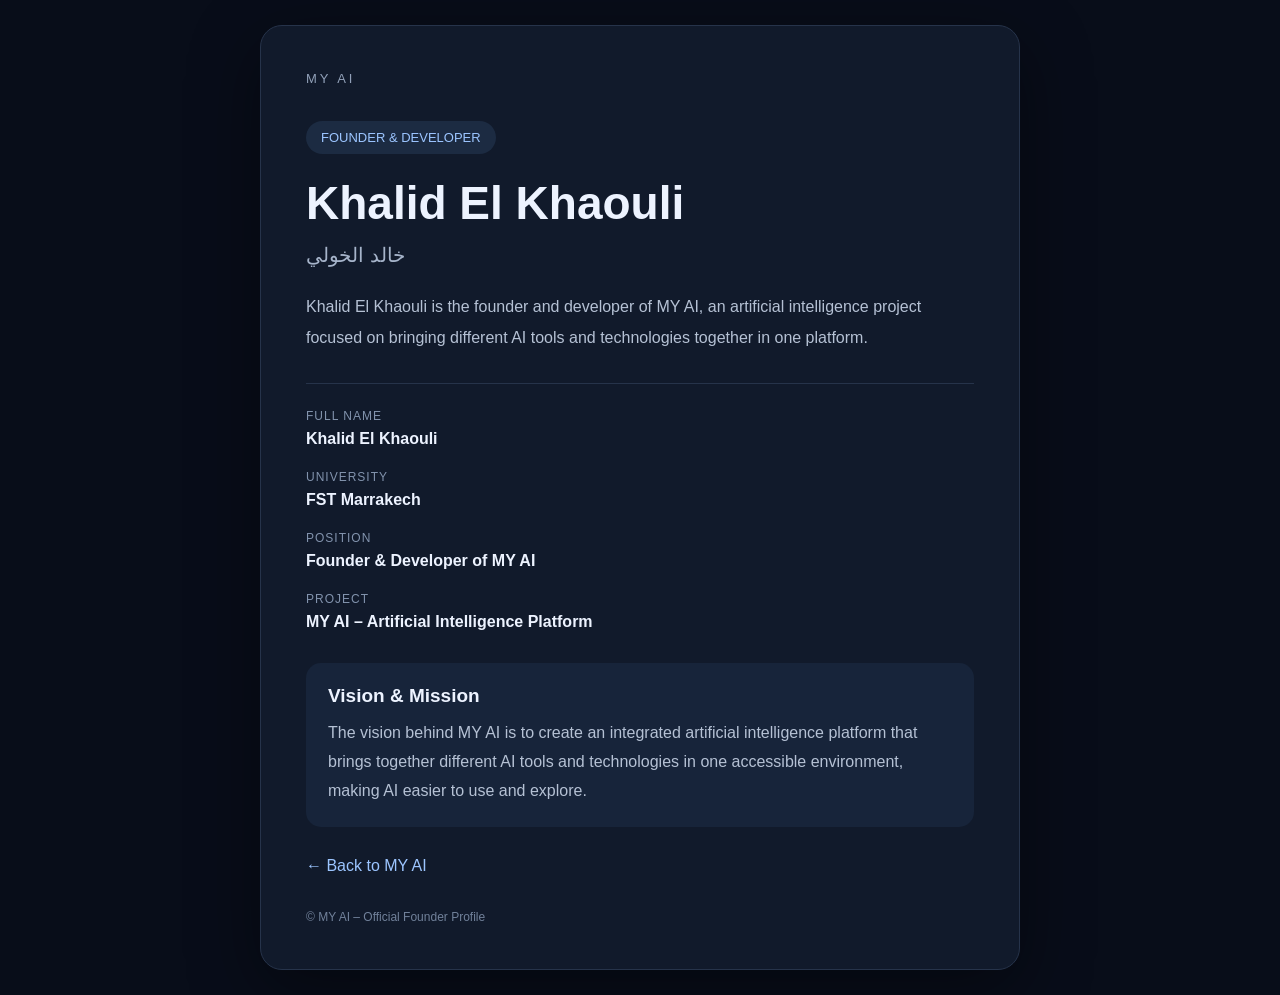
<file: about/index.htm>
<!DOCTYPE html>
<html lang="en">
<head>
  <meta charset="UTF-8">
  <meta name="viewport" content="width=device-width, initial-scale=1">

  <title>Khalid El Khaouli – Founder of MY AI</title>

  <meta name="description" content="Meet Khalid El Khaouli, founder and developer of MY AI, an ambitious project aiming to bring artificial intelligence tools together in one platform.">

  <meta name="robots" content="index, follow">
  <link rel="canonical" href="https://my-ai-website-murex.vercel.app/about/">

  <meta property="og:title" content="Khalid El Khaouli – Founder of MY AI">
  <meta property="og:description" content="Discover the founder and vision behind MY AI.">
  <meta property="og:type" content="profile">
  <meta property="og:url" content="https://my-ai-website-murex.vercel.app/about/">

  <style>
    * {
      margin: 0;
      padding: 0;
      box-sizing: border-box;
    }

    body {
      background: #080d19;
      color: #edf3ff;
      font-family: Arial, sans-serif;
      min-height: 100vh;
      display: flex;
      justify-content: center;
      align-items: center;
      padding: 25px;
    }

    .container {
      width: 100%;
      max-width: 760px;
      background: #111a2b;
      border: 1px solid #26334a;
      border-radius: 22px;
      padding: 45px;
      box-shadow: 0 20px 70px #0006;
    }

    .brand {
      color: #91a0b8;
      font-size: 13px;
      letter-spacing: 3px;
      margin-bottom: 35px;
    }

    .tag {
      display: inline-block;
      background: #1c2b42;
      color: #9cc5ff;
      padding: 9px 15px;
      border-radius: 30px;
      font-size: 13px;
      margin-bottom: 22px;
    }

    h1 {
      font-size: clamp(30px, 6vw, 46px);
      margin-bottom: 12px;
      line-height: 1.2;
    }

    .arabic {
      color: #a6b4ca;
      font-size: 20px;
      margin-bottom: 25px;
    }

    .description {
      color: #b5c1d4;
      line-height: 1.9;
      font-size: 16px;
      margin-bottom: 30px;
    }

    .info {
      border-top: 1px solid #26334a;
      padding-top: 25px;
      display: grid;
      gap: 22px;
    }

    .item small {
      display: block;
      color: #8293ad;
      margin-bottom: 7px;
      font-size: 12px;
      text-transform: uppercase;
      letter-spacing: 1px;
    }

    .item strong {
      font-size: 16px;
      font-weight: 600;
    }

    .vision {
      margin-top: 32px;
      background: #17243a;
      border-radius: 15px;
      padding: 22px;
    }

    .vision h2 {
      font-size: 19px;
      margin-bottom: 12px;
    }

    .vision p {
      color: #b5c1d4;
      line-height: 1.8;
    }

    .back {
      display: inline-block;
      margin-top: 30px;
      color: #9cc5ff;
      text-decoration: none;
    }

    .back:hover {
      text-decoration: underline;
    }

    footer {
      color: #71819a;
      font-size: 12px;
      margin-top: 35px;
    }

    @media(max-width: 550px) {
      .container {
        padding: 27px 22px;
      }
    }
  </style>

  <script type="application/ld+json">
  {
    "@context": "https://schema.org",
    "@type": "Person",
    "name": "Khalid El Khaouli",
    "alternateName": "خالد الخولي",
    "jobTitle": "Founder and Developer of MY AI",
    "affiliation": {
      "@type": "Organization",
      "name": "FST Marrakech"
    },
    "founder": {
      "@type": "Organization",
      "name": "MY AI",
      "url": "https://my-ai-website-murex.vercel.app/"
    }
  }
  </script>
</head>

<body>
  <main class="container">

    <div class="brand">MY AI</div>

    <span class="tag">FOUNDER & DEVELOPER</span>

    <h1>Khalid El Khaouli</h1>

    <div class="arabic">خالد الخولي</div>

    <p class="description">
      Khalid El Khaouli is the founder and developer of MY AI,
      an artificial intelligence project focused on bringing
      different AI tools and technologies together in one platform.
    </p>

    <section class="info">

      <div class="item">
        <small>Full Name</small>
        <strong>Khalid El Khaouli</strong>
      </div>

      <div class="item">
        <small>University</small>
        <strong>FST Marrakech</strong>
      </div>

      <div class="item">
        <small>Position</small>
        <strong>Founder & Developer of MY AI</strong>
      </div>

      <div class="item">
        <small>Project</small>
        <strong>MY AI – Artificial Intelligence Platform</strong>
      </div>

    </section>

    <section class="vision">
      <h2>Vision & Mission</h2>

      <p>
        The vision behind MY AI is to create an integrated
        artificial intelligence platform that brings together
        different AI tools and technologies in one accessible
        environment, making AI easier to use and explore.
      </p>
    </section>

    <a class="back" href="/">← Back to MY AI</a>

    <footer>
      © MY AI – Official Founder Profile
    </footer>

  </main>
</body>
</html>
</file>
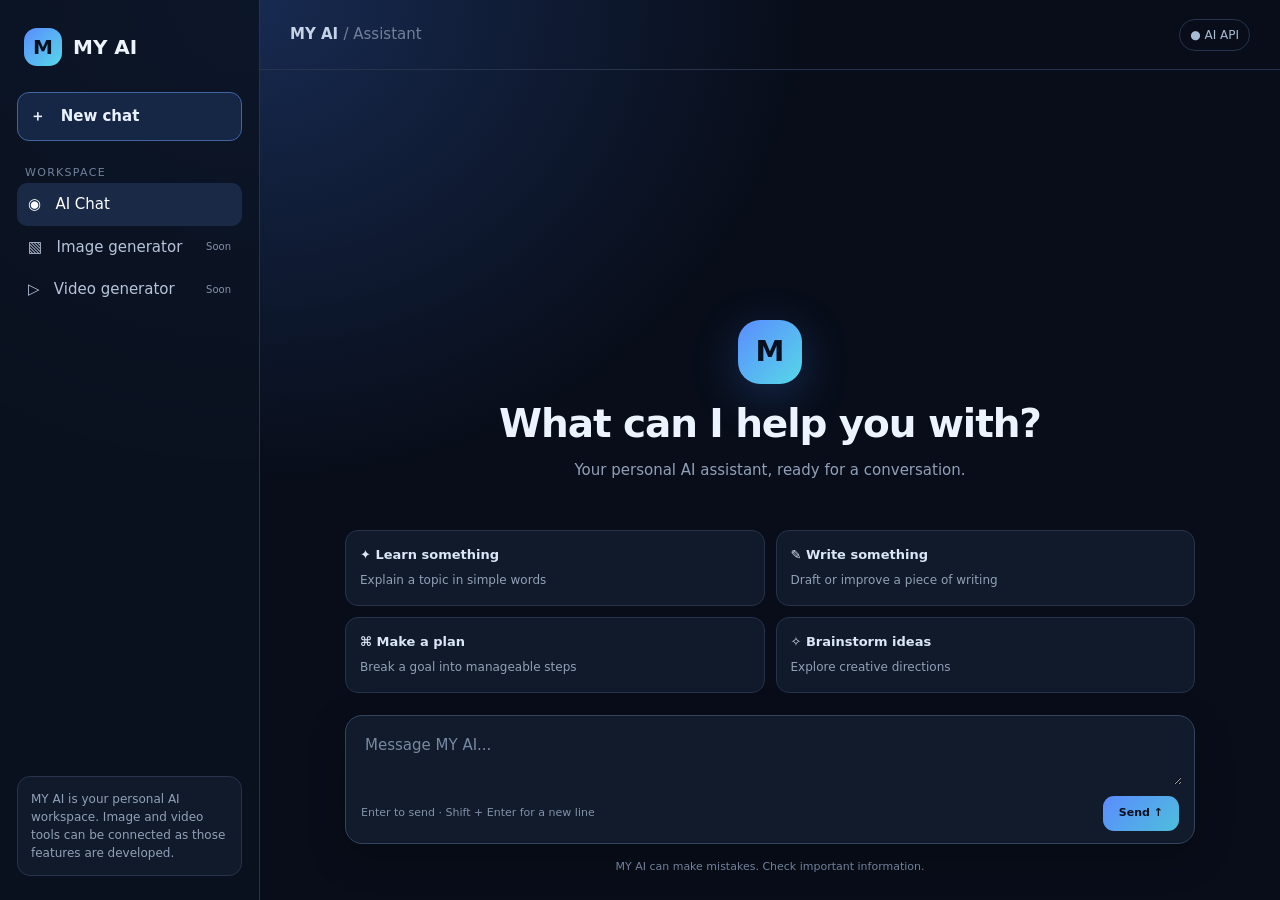
<file: index(1).html>
<!DOCTYPE html>
<html lang="en">
<head>
<meta charset="UTF-8">
<meta name="viewport" content="width=device-width, initial-scale=1">
<meta name="theme-color" content="#080d19">
<title>MY AI — Your personal AI</title>
<style>
:root{--bg:#080d19;--line:#26334a;--text:#edf3ff;--muted:#91a0b8;--blue:#5b8cff;--cyan:#56d8e8}
*{box-sizing:border-box}
body{margin:0;background:radial-gradient(ellipse at 20% 0%,#172a50 0,transparent 38%),var(--bg);color:var(--text);font:15px/1.5 Inter,system-ui,Arial,sans-serif;min-height:100vh}
button,textarea{font:inherit}button{cursor:pointer}
.app{display:grid;grid-template-columns:260px 1fr;min-height:100vh;max-width:1500px;margin:auto}
aside{border-right:1px solid var(--line);padding:24px 17px;background:#0b1220cc;display:flex;flex-direction:column;gap:22px}
.brand{display:flex;align-items:center;gap:11px;font-size:20px;font-weight:800;padding:4px 7px}
.logo,.orb{background:linear-gradient(135deg,var(--blue),var(--cyan));display:grid;place-items:center;color:#07101e;font-weight:900}
.logo{width:38px;height:38px;border-radius:13px;font-size:20px}
.new{border:1px solid #4264a0;background:#162746;color:#eaf1ff;border-radius:12px;padding:12px;text-align:left;font-weight:650}
.navtitle{font-size:11px;color:#71819c;text-transform:uppercase;letter-spacing:1.3px;margin:2px 8px}
.navitem{padding:10px 11px;border-radius:10px;color:#b7c4d9;display:flex;gap:11px;align-items:center}
.navitem.active{background:#1a2a46;color:#fff}
.side-note{margin-top:auto;border:1px solid var(--line);background:#101a2b;border-radius:13px;padding:13px;color:var(--muted);font-size:12px}
main{display:flex;flex-direction:column;min-width:0;min-height:100vh}
header{height:70px;border-bottom:1px solid var(--line);display:flex;align-items:center;justify-content:space-between;padding:0 30px}
.model{color:#c6d3e8;font-weight:650}
.status{font-size:12px;color:#a8bad4;border:1px solid var(--line);padding:6px 10px;border-radius:30px}
.content{width:min(850px,calc(100% - 36px));margin:0 auto;display:flex;flex-direction:column;flex:1;padding:55px 0 25px}
.welcome{text-align:center;margin:auto auto 28px}
.orb{width:64px;height:64px;margin:0 auto 18px;border-radius:22px;font-size:29px;box-shadow:0 12px 45px #458dff40}
h1{font-size:clamp(27px,5vw,39px);line-height:1.15;margin:0 0 12px;letter-spacing:-1.1px}
.sub{color:var(--muted);margin:0}
.suggestions{display:grid;grid-template-columns:repeat(2,1fr);gap:11px;margin:0 0 22px}
.suggestion{background:#101a2a;border:1px solid var(--line);border-radius:13px;padding:14px;text-align:left;color:#dbe6f7}
.suggestion:hover{border-color:#638ee0;background:#15243b}
.suggestion strong{display:block;font-size:13px;margin-bottom:4px}
.suggestion span{font-size:12px;color:var(--muted)}
.chat{display:flex;flex-direction:column;gap:18px;margin:0 0 20px}
.msg{max-width:85%;padding:13px 16px;border-radius:15px;white-space:pre-wrap;overflow-wrap:anywhere}
.user{align-self:flex-end;background:#244579;color:white;border-bottom-right-radius:5px}
.assistant{align-self:flex-start;background:#121e30;border:1px solid var(--line);border-bottom-left-radius:5px}
.composer{border:1px solid #34435c;background:#111b2b;border-radius:17px;padding:12px;box-shadow:0 12px 40px #0003}
textarea{width:100%;resize:vertical;min-height:54px;max-height:180px;background:transparent;border:0;outline:0;color:var(--text);padding:6px 7px}
textarea::placeholder{color:#7889a4}
.composebottom{display:flex;align-items:center;justify-content:space-between;padding:5px 3px 0;color:#8191aa;font-size:11px}
.send{border:0;border-radius:11px;padding:9px 16px;background:linear-gradient(135deg,var(--blue),#4ebedb);color:#06101e;font-weight:800}
.send:disabled{opacity:.5;cursor:not-allowed}
.foot{text-align:center;color:#71819a;font-size:11px;padding:15px 0 0}
.hidden{display:none!important}
@media(max-width:720px){.app{grid-template-columns:1fr}aside{display:none}header{padding:0 18px}.content{padding-top:38px}.suggestions{grid-template-columns:1fr}.msg{max-width:94%}}
</style>
</head>
<body>
<div class="app">
<aside>
<div class="brand"><div class="logo">M</div> MY AI</div>
<button class="new" id="newChat">＋ &nbsp; New chat</button>
<div>
<div class="navtitle">Workspace</div>
<div class="navitem active">◉ &nbsp; AI Chat</div>
<div class="navitem">▧ &nbsp; Image generator <span style="margin-left:auto;font-size:10px;color:#8292aa">Soon</span></div>
<div class="navitem">▷ &nbsp; Video generator <span style="margin-left:auto;font-size:10px;color:#8292aa">Soon</span></div>
</div>
<div class="side-note">MY AI is your personal AI workspace. Image and video tools can be connected as those features are developed.</div>
</aside>
<main>
<header>
<div class="model">MY AI <span style="color:#71819a;font-weight:400">/ Assistant</span></div>
<div class="status" id="status">● AI API</div>
</header>
<section class="content">
<div class="welcome" id="welcome">
<div class="orb">M</div>
<h1>What can I help you with?</h1>
<p class="sub">Your personal AI assistant, ready for a conversation.</p>
</div>
<div class="chat" id="chat"></div>
<div class="suggestions" id="suggestions">
<button class="suggestion" data-prompt="Explain artificial intelligence in simple words."><strong>✦ Learn something</strong><span>Explain a topic in simple words</span></button>
<button class="suggestion" data-prompt="Help me write a clear and professional email."><strong>✎ Write something</strong><span>Draft or improve a piece of writing</span></button>
<button class="suggestion" data-prompt="Give me a step-by-step plan to learn programming."><strong>⌘ Make a plan</strong><span>Break a goal into manageable steps</span></button>
<button class="suggestion" data-prompt="Give me three creative project ideas using AI."><strong>✧ Brainstorm ideas</strong><span>Explore creative directions</span></button>
</div>
<div class="composer">
<textarea id="prompt" rows="2" placeholder="Message MY AI..."></textarea>
<div class="composebottom">
<span>Enter to send · Shift + Enter for a new line</span>
<button class="send" id="send">Send ↑</button>
</div>
</div>
<div class="foot">MY AI can make mistakes. Check important information.</div>
</section>
</main>
</div>

<script>
const MY_AI_API_URL = "https://rider-summit-receive-solar.trycloudflare.com/chat";

const chat = document.getElementById("chat");
const promptBox = document.getElementById("prompt");
const welcome = document.getElementById("welcome");
const suggestions = document.getElementById("suggestions");
const sendButton = document.getElementById("send");
const status = document.getElementById("status");

let history = [];
let busy = false;

function addMessage(role, text) {
  const el = document.createElement("div");
  el.className = "msg " + role;
  el.textContent = text;
  chat.appendChild(el);
  el.scrollIntoView({behavior:"smooth",block:"nearest"});
  return el;
}

async function sendMessage(text) {
  text = (text || "").trim();
  if (!text || busy) return;

  welcome.classList.add("hidden");
  suggestions.classList.add("hidden");

  addMessage("user", text);
  promptBox.value = "";

  const waiting = addMessage("assistant", "Thinking...");
  busy = true;
  sendButton.disabled = true;
  status.textContent = "● Working...";

  try {
    const response = await fetch(MY_AI_API_URL, {
      method: "POST",
      headers: {"Content-Type": "application/json"},
      body: JSON.stringify({
        message: text,
        history: history
      })
    });

    if (!response.ok) {
      throw new Error("HTTP " + response.status);
    }

    const data = await response.json();

    const answer = data.reply || data.answer || data.response || data.message;

    if (!answer) {
      throw new Error("No answer returned by API");
    }

    waiting.textContent = answer;

    history.push(
      {role:"user",content:text},
      {role:"assistant",content:answer}
    );

    status.textContent = "● Connected";
  } catch (error) {
    waiting.textContent =
      "Connection error: " + error.message +
      "\nPlease check that your AI server is running.";
    status.textContent = "● Connection error";
    console.error("MY AI error:", error);
  } finally {
    busy = false;
    sendButton.disabled = false;
    promptBox.focus();
  }
}

sendButton.addEventListener("click", () => {
  sendMessage(promptBox.value);
});

promptBox.addEventListener("keydown", e => {
  if (e.key === "Enter" && !e.shiftKey) {
    e.preventDefault();
    sendMessage(promptBox.value);
  }
});

document.querySelectorAll("[data-prompt]").forEach(button => {
  button.addEventListener("click", () => {
    sendMessage(button.dataset.prompt);
  });
});

document.getElementById("newChat").addEventListener("click", () => {
  chat.innerHTML = "";
  history = [];
  welcome.classList.remove("hidden");
  suggestions.classList.remove("hidden");
  promptBox.value = "";
  status.textContent = "● AI API";
  promptBox.focus();
});
</script>
</body>
</html>
</file>
